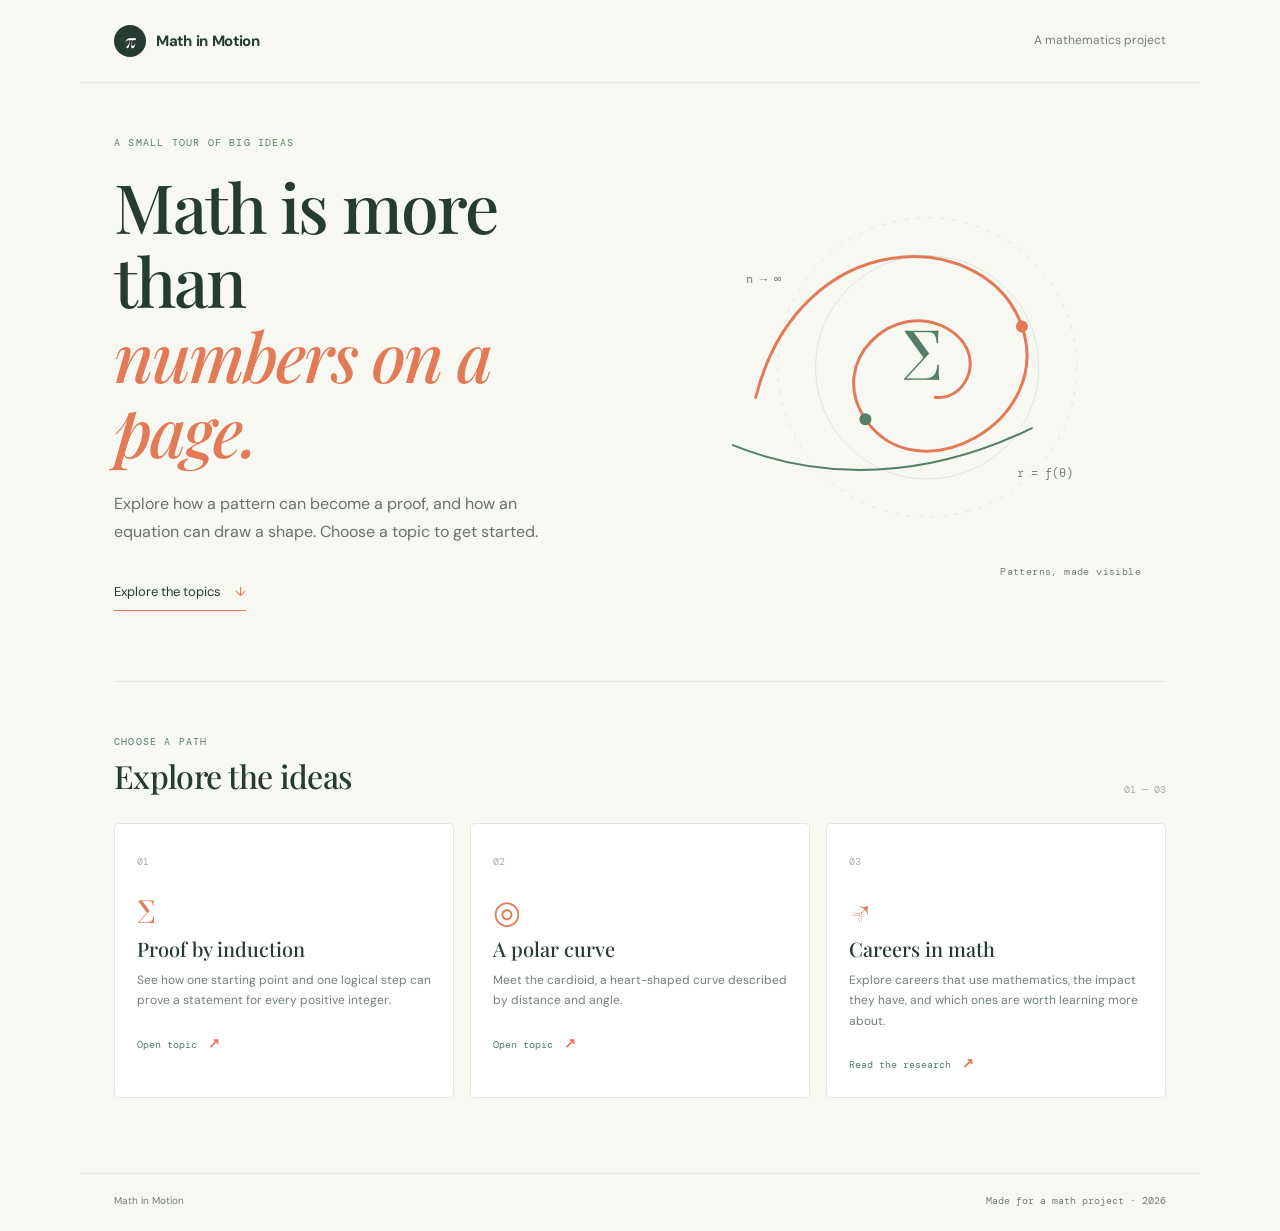
<file: index.html>
<!doctype html>
<html lang="en">
<head>
  <meta charset="utf-8">
  <meta name="viewport" content="width=device-width, initial-scale=1">
  <meta name="description" content="A small tour of mathematical ideas: induction, polar curves, and more to come.">
  <title>Math in Motion | A Mathematics Project</title>
  <link rel="stylesheet" href="style.css">
</head>
<body>
  <header class="site-header"><a class="wordmark" href="index.html"><span class="mark">π</span> Math in Motion</a><span class="header-note">A mathematics project</span></header>
  <main>
    <section class="hero">
      <div class="hero-copy">
        <p class="eyebrow">A small tour of big ideas</p>
        <h1>Math is more than<br><em>numbers on a page.</em></h1>
        <p class="intro">Explore how a pattern can become a proof, and how an equation can draw a shape. Choose a topic to get started.</p>
        <a class="text-link" href="#topics">Explore the topics <span aria-hidden="true">↓</span></a>
      </div>
      <div class="hero-art" aria-label="Abstract mathematical curves and a summation symbol">
        <svg viewBox="0 0 500 420" role="img" aria-labelledby="art-title"><title id="art-title">A spiral curve around a summation symbol</title>
          <circle cx="260" cy="205" r="150" fill="none" stroke="#d9e6df" stroke-width="1" stroke-dasharray="4 8"/>
          <circle cx="260" cy="205" r="112" fill="none" stroke="#d9e6df" stroke-width="1"/>
          <path d="M88 235 C132 60 320 62 355 164 C388 260 250 334 198 257 C158 198 228 136 280 166 C322 190 300 239 268 235" fill="none" stroke="#e27a55" stroke-width="3" stroke-linecap="round"/>
          <path d="M65 283 C157 320 260 317 365 266" fill="none" stroke="#557e68" stroke-width="2" stroke-linecap="round"/>
          <circle cx="355" cy="164" r="6" fill="#e27a55"/><circle cx="198" cy="257" r="6" fill="#557e68"/>
          <text x="235" y="218" class="sigma">∑</text><text x="78" y="120" class="tiny-math">n → ∞</text><text x="350" y="315" class="tiny-math">r = f(θ)</text>
        </svg>
        <span class="art-caption">Patterns, made visible</span>
      </div>
    </section>
    <section class="topics" id="topics">
      <div class="section-heading"><div><p class="eyebrow">Choose a path</p><h2>Explore the ideas</h2></div><span class="section-count">01 — 03</span></div>
      <div class="card-grid">
        <a class="topic-card" href="induction.html"><span class="card-number">01</span><span class="card-icon">∑</span><h3>Proof by induction</h3><p>See how one starting point and one logical step can prove a statement for every positive integer.</p><span class="card-arrow">Open topic <b aria-hidden="true">↗</b></span></a>
        <a class="topic-card" href="polar.html"><span class="card-number">02</span><span class="card-icon">◎</span><h3>A polar curve</h3><p>Meet the cardioid, a heart-shaped curve described by distance and angle.</p><span class="card-arrow">Open topic <b aria-hidden="true">↗</b></span></a>
        <a class="topic-card" href="careers.html"><span class="card-number">03</span><span class="card-icon">↗</span><h3>Careers in math</h3><p>Explore careers that use mathematics, the impact they have, and which ones are worth learning more about.</p><span class="card-arrow">Read the research <b aria-hidden="true">↗</b></span></a>
      </div>
    </section>
  </main>
  <footer><span>Math in Motion</span><span>Made for a math project · <span id="year">2026</span></span></footer>
</body>
</html>
</file>
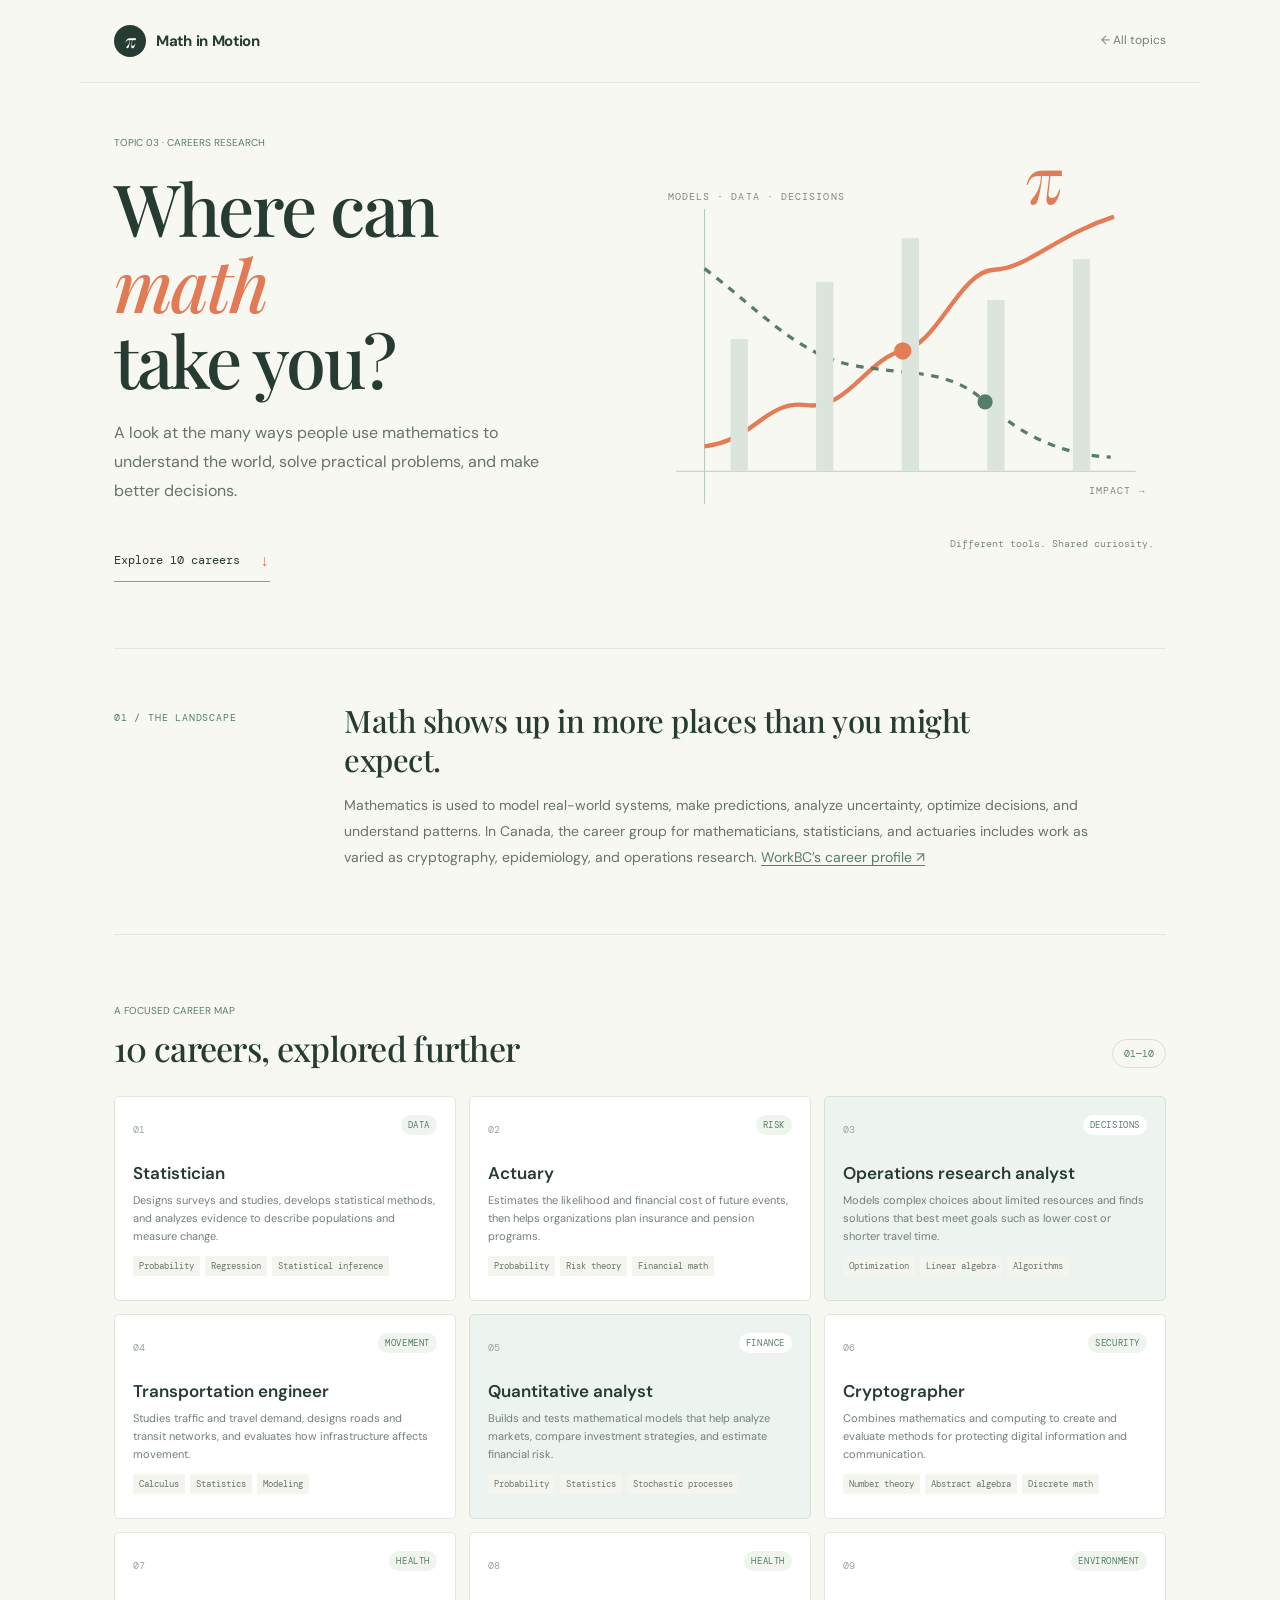
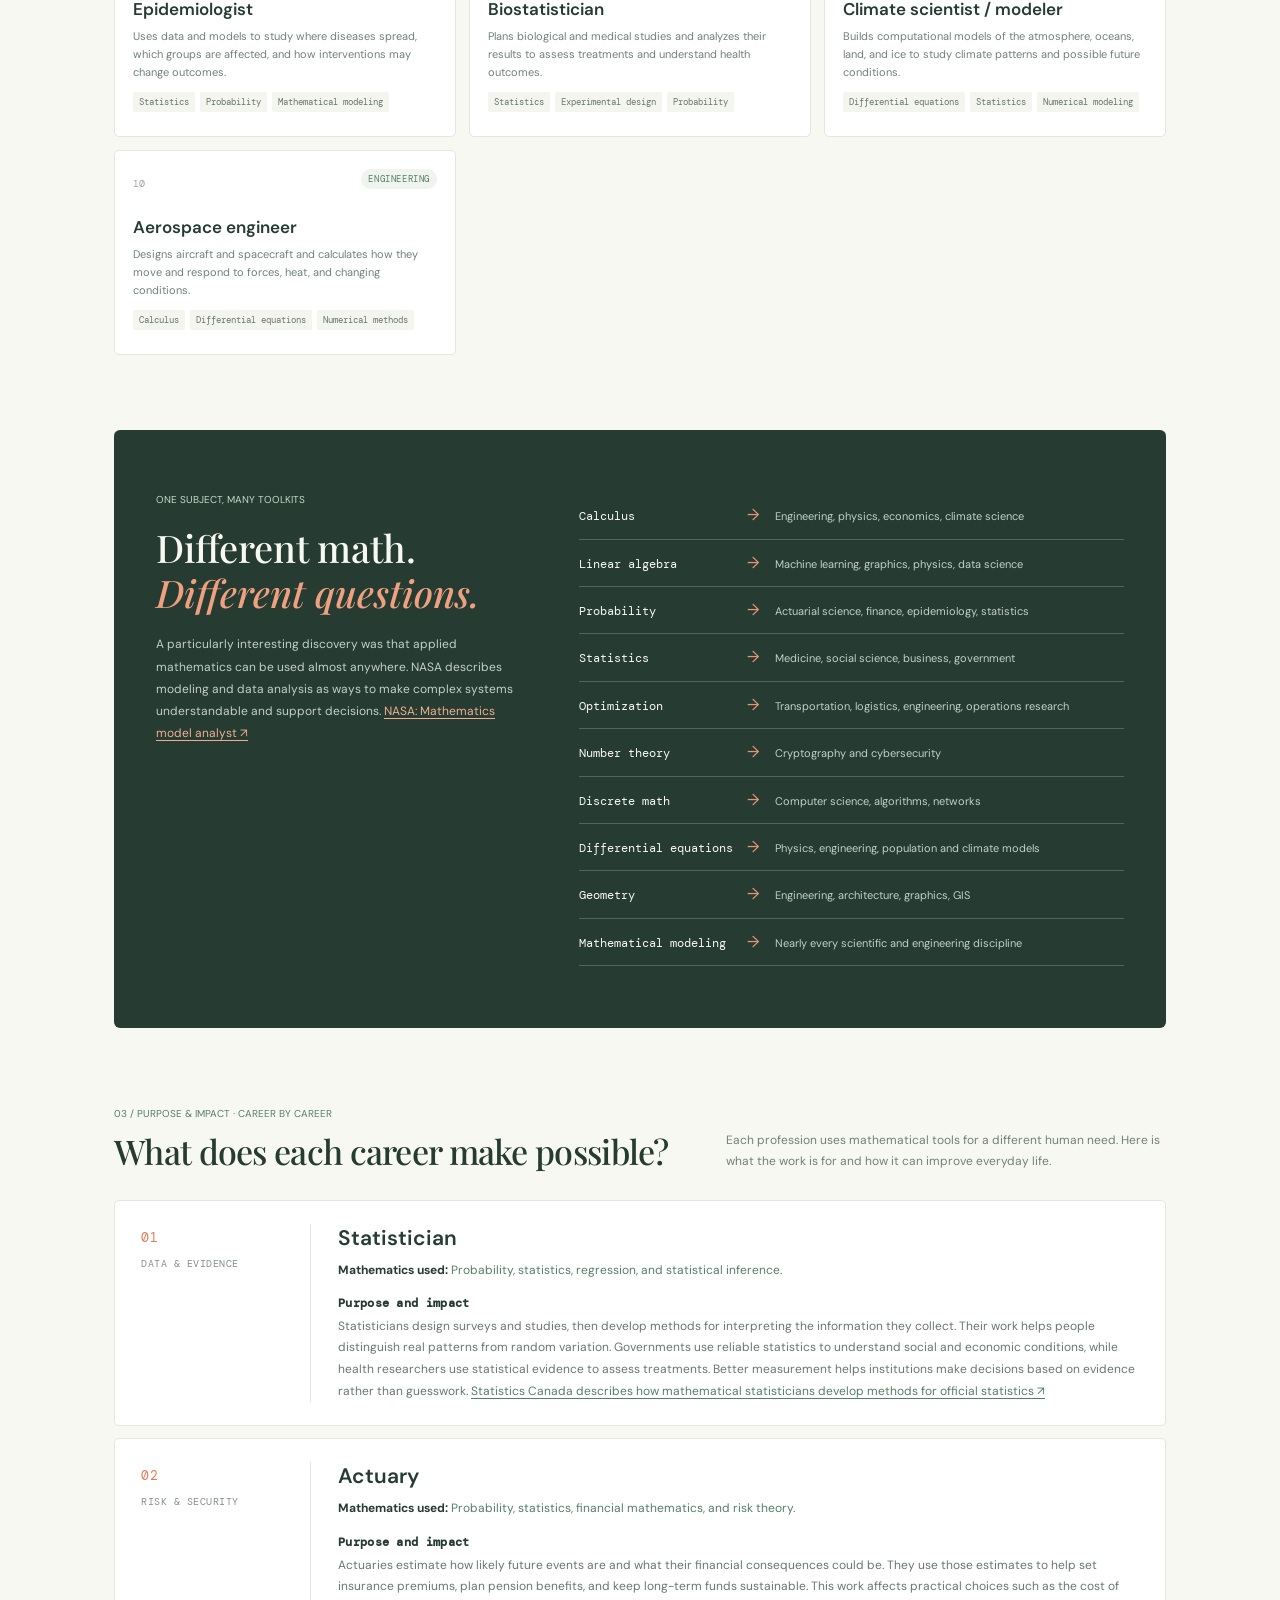
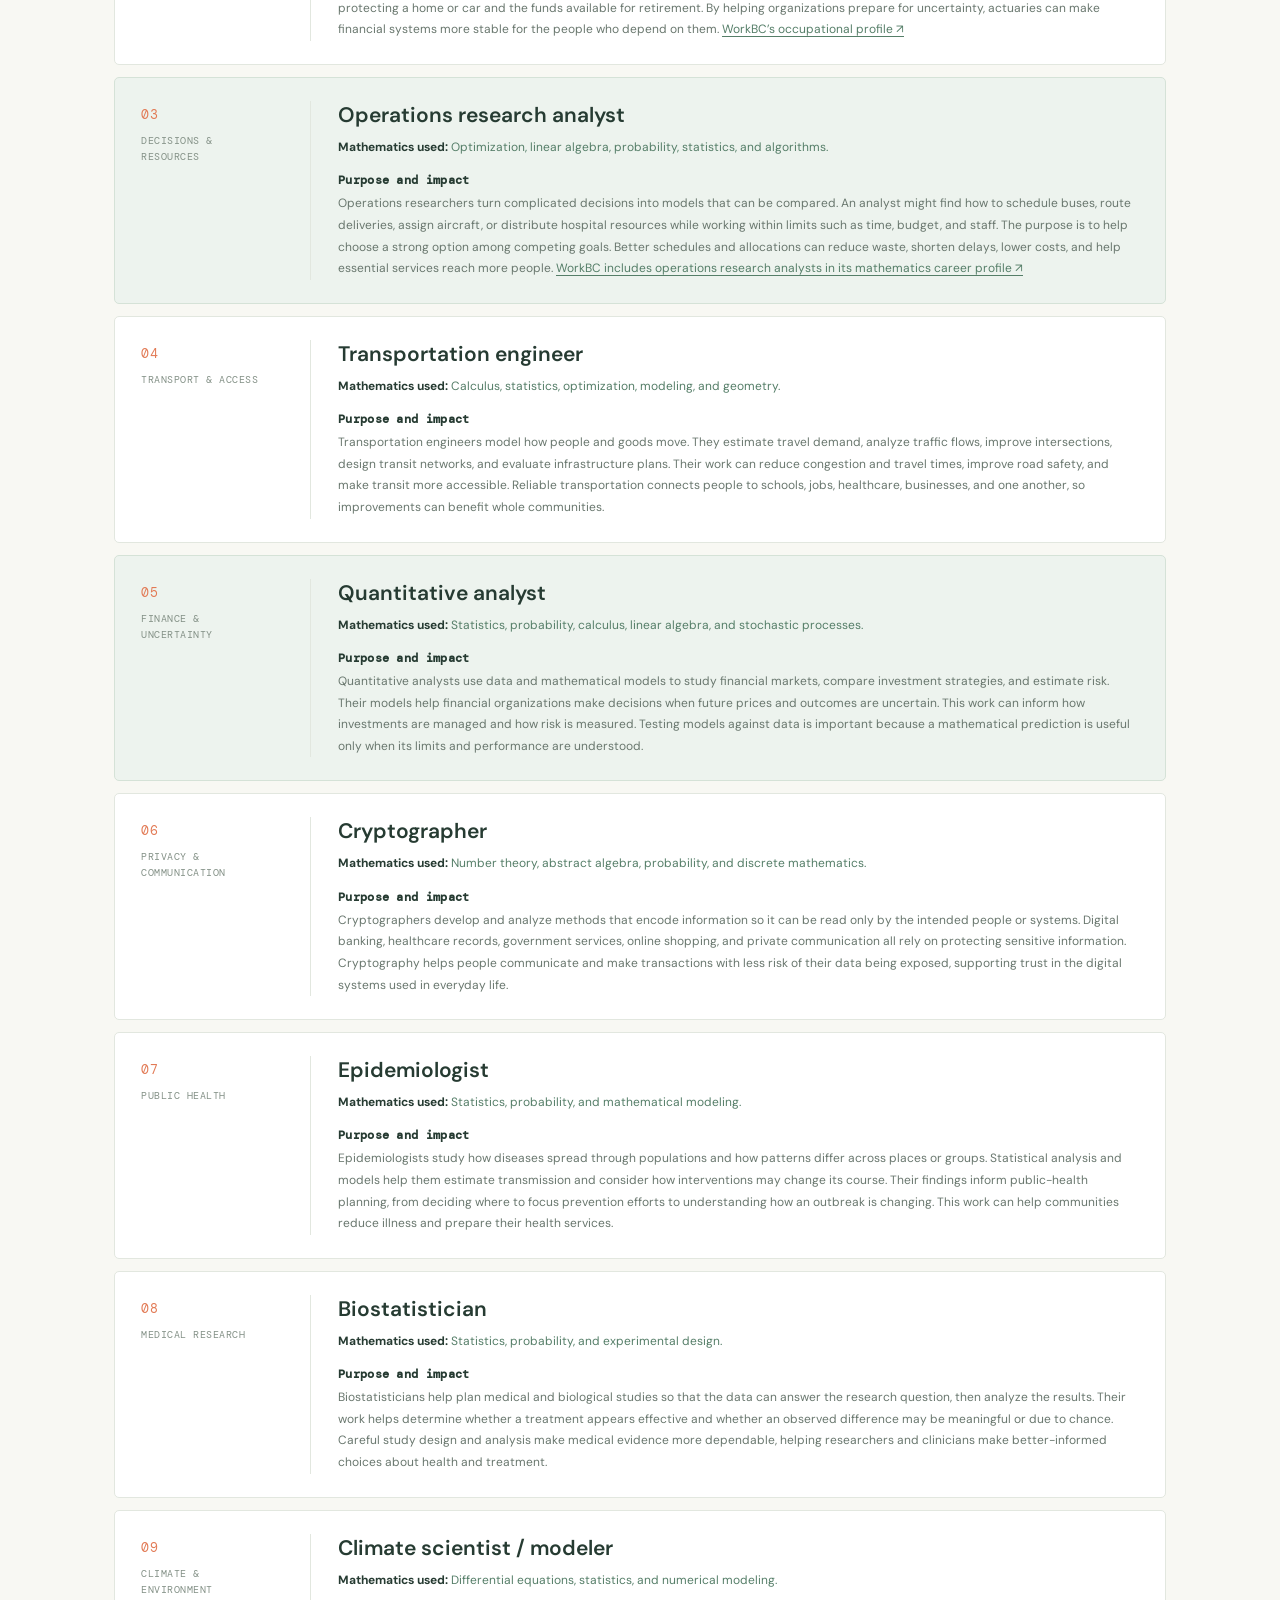
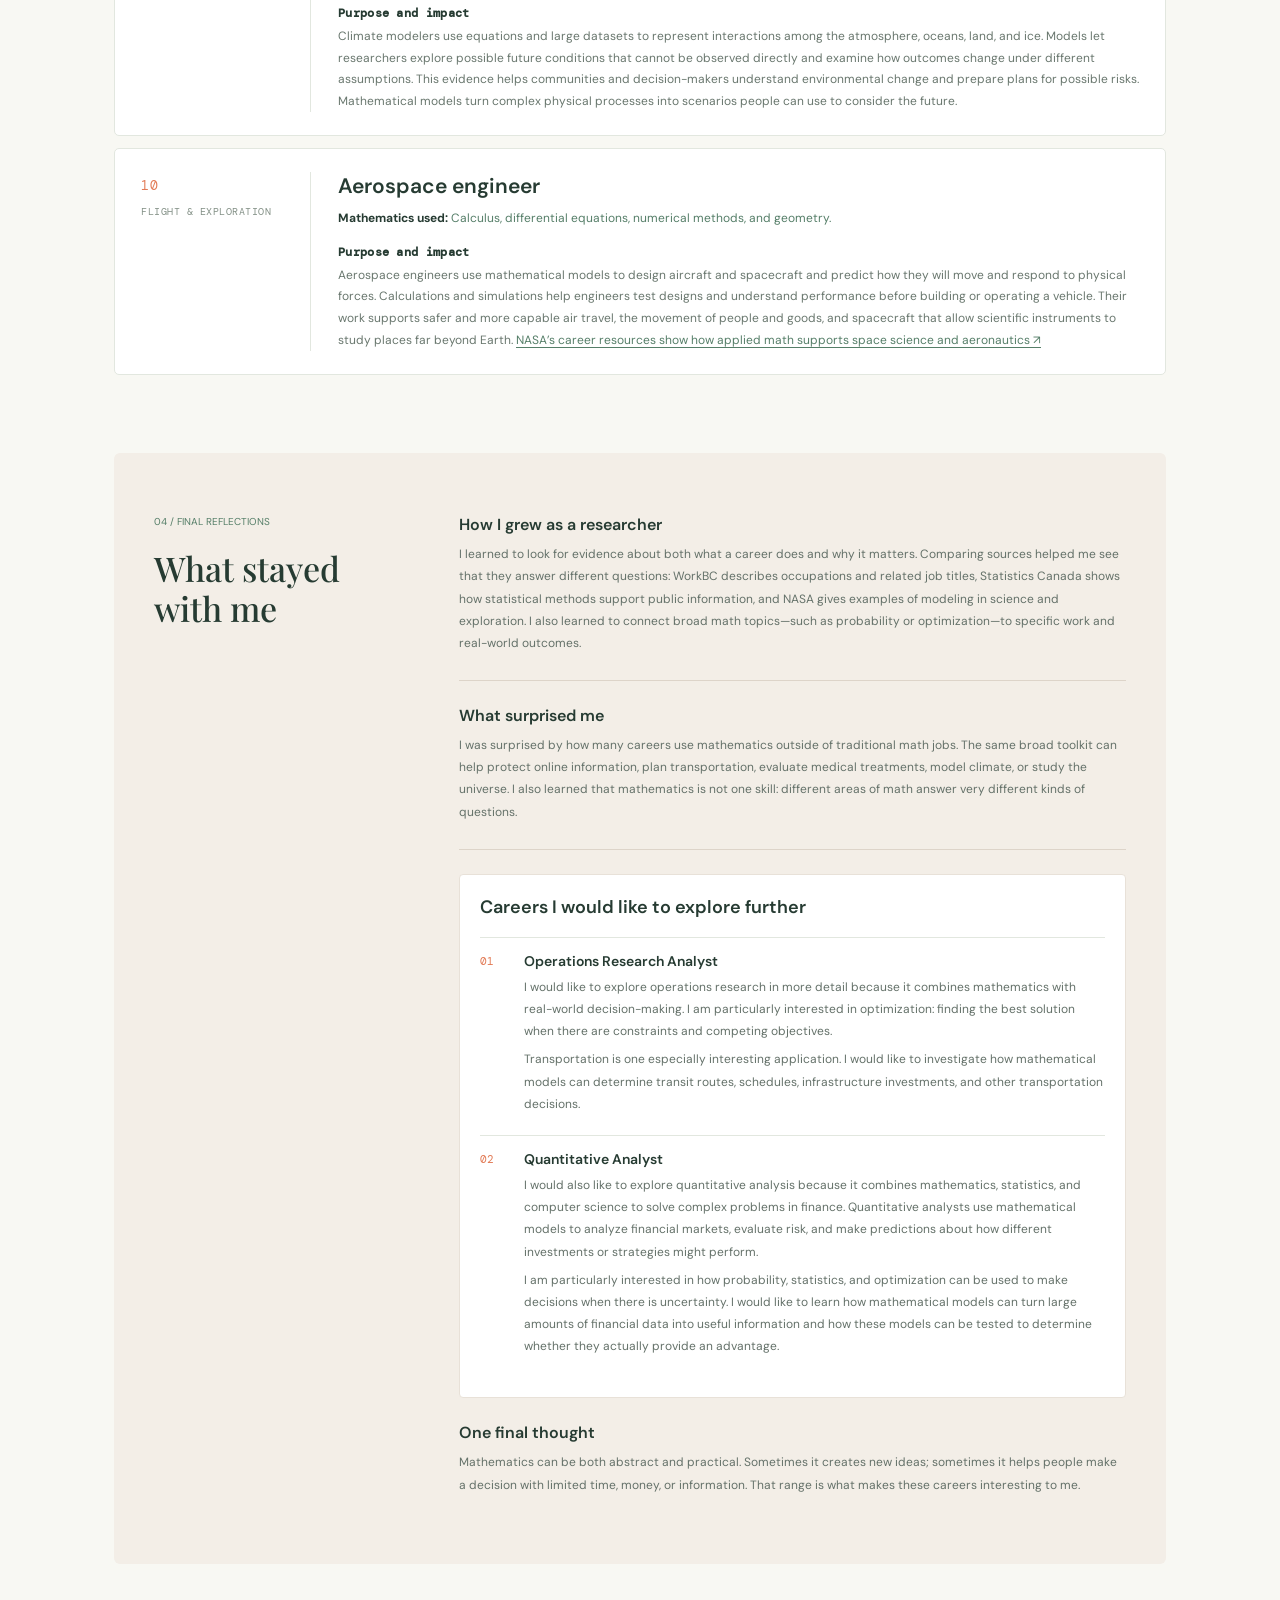
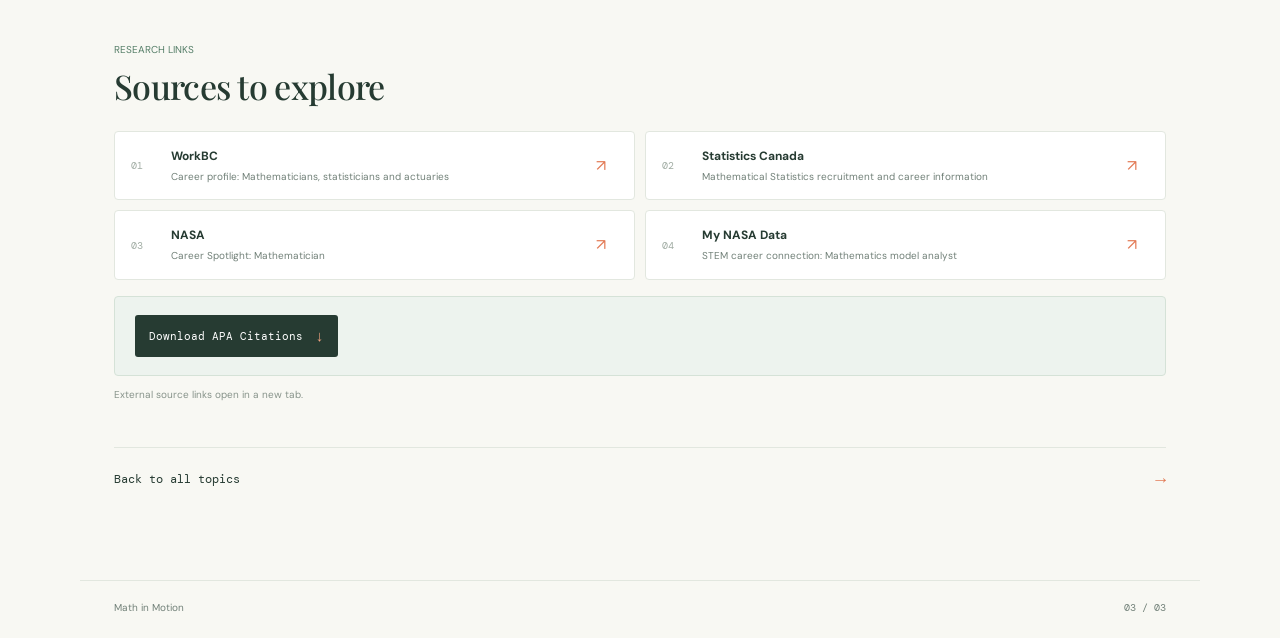
<file: careers.html>
<!doctype html>
<html lang="en">
<head>
  <meta charset="utf-8">
  <meta name="viewport" content="width=device-width, initial-scale=1">
  <meta name="description" content="A research report on careers that use mathematics and the ways they contribute to society.">
  <title>Careers in Mathematics | Math in Motion</title>
  <link rel="stylesheet" href="style.css">
  <link rel="stylesheet" href="careers.css">
</head>
<body>
  <header class="site-header"><a class="wordmark" href="index.html"><span class="mark">π</span> Math in Motion</a><a class="back-link" href="index.html">← All topics</a></header>
  <main class="career-report">
    <section class="career-hero">
      <div class="career-hero-copy">
        <p class="eyebrow">Topic 03 · Careers research</p>
        <h1>Where can <em>math</em><br>take you?</h1>
        <p class="career-intro">A look at the many ways people use mathematics to understand the world, solve practical problems, and make better decisions.</p>
        <a class="career-cta" href="#career-directory">Explore 10 careers <span>↓</span></a>
      </div>
      <div class="career-art" aria-hidden="true">
        <svg viewBox="0 0 480 350"><path d="M28 279H452M54 309V37" fill="none" stroke="#bac9bd"/><path d="M54 256C100 251 110 213 148 218S205 174 237 168s53-74 84-75 58-32 111-49" fill="none" stroke="#e47d56" stroke-width="4"/><path d="M54 92C101 127 139 171 190 181s89 2 123 34 73 49 116 51" fill="none" stroke="#557e68" stroke-width="3" stroke-dasharray="7 7"/><path d="M86 279V157M165 279V104M244 279V64M323 279V121M402 279V83" stroke="#dce5dd" stroke-width="16"/><circle cx="237" cy="168" r="8" fill="#e47d56"/><circle cx="313" cy="215" r="7" fill="#557e68"/><text x="350" y="32" class="career-pi">π</text><text x="20" y="29" class="career-label">MODELS · DATA · DECISIONS</text><text x="409" y="300" class="career-label">IMPACT →</text></svg>
        <span class="art-note">Different tools. Shared curiosity.</span>
      </div>
    </section>

    <section class="report-intro">
      <div class="intro-index">01 / THE LANDSCAPE</div>
      <div><h2>Math shows up in more places than you might expect.</h2><p>Mathematics is used to model real-world systems, make predictions, analyze uncertainty, optimize decisions, and understand patterns. In Canada, the career group for mathematicians, statisticians, and actuaries includes work as varied as cryptography, epidemiology, and operations research. <a href="https://www.workbc.ca/career-profiles/mathematicians-statisticians-and-actuaries" target="_blank" rel="noopener">WorkBC’s career profile ↗</a></p></div>
    </section>

    <section class="career-directory" id="career-directory">
      <div class="section-title"><div><p class="eyebrow">A focused career map</p><h2>10 careers, explored further</h2></div><span class="count-pill">01—10</span></div>
      <div class="career-grid">
        <article class="career-card"><span class="career-num">01</span><span class="career-category">Data</span><h3>Statistician</h3><p>Designs surveys and studies, develops statistical methods, and analyzes evidence to describe populations and measure change.</p><div class="math-tags"><span>Probability</span><span>Regression</span><span>Statistical inference</span></div></article>
        <article class="career-card"><span class="career-num">02</span><span class="career-category">Risk</span><h3>Actuary</h3><p>Estimates the likelihood and financial cost of future events, then helps organizations plan insurance and pension programs.</p><div class="math-tags"><span>Probability</span><span>Risk theory</span><span>Financial math</span></div></article>
        <article class="career-card featured"><span class="career-num">03</span><span class="career-category">Decisions</span><h3>Operations research analyst</h3><p>Models complex choices about limited resources and finds solutions that best meet goals such as lower cost or shorter travel time.</p><div class="math-tags"><span>Optimization</span><span>Linear algebra</span><span>Algorithms</span></div></article>
        <article class="career-card"><span class="career-num">04</span><span class="career-category">Movement</span><h3>Transportation engineer</h3><p>Studies traffic and travel demand, designs roads and transit networks, and evaluates how infrastructure affects movement.</p><div class="math-tags"><span>Calculus</span><span>Statistics</span><span>Modeling</span></div></article>
        <article class="career-card featured"><span class="career-num">05</span><span class="career-category">Finance</span><h3>Quantitative analyst</h3><p>Builds and tests mathematical models that help analyze markets, compare investment strategies, and estimate financial risk.</p><div class="math-tags"><span>Probability</span><span>Statistics</span><span>Stochastic processes</span></div></article>
        <article class="career-card"><span class="career-num">06</span><span class="career-category">Security</span><h3>Cryptographer</h3><p>Combines mathematics and computing to create and evaluate methods for protecting digital information and communication.</p><div class="math-tags"><span>Number theory</span><span>Abstract algebra</span><span>Discrete math</span></div></article>
        <article class="career-card"><span class="career-num">07</span><span class="career-category">Health</span><h3>Epidemiologist</h3><p>Uses data and models to study where diseases spread, which groups are affected, and how interventions may change outcomes.</p><div class="math-tags"><span>Statistics</span><span>Probability</span><span>Mathematical modeling</span></div></article>
        <article class="career-card"><span class="career-num">08</span><span class="career-category">Health</span><h3>Biostatistician</h3><p>Plans biological and medical studies and analyzes their results to assess treatments and understand health outcomes.</p><div class="math-tags"><span>Statistics</span><span>Experimental design</span><span>Probability</span></div></article>
        <article class="career-card"><span class="career-num">09</span><span class="career-category">Environment</span><h3>Climate scientist / modeler</h3><p>Builds computational models of the atmosphere, oceans, land, and ice to study climate patterns and possible future conditions.</p><div class="math-tags"><span>Differential equations</span><span>Statistics</span><span>Numerical modeling</span></div></article>
        <article class="career-card"><span class="career-num">10</span><span class="career-category">Engineering</span><h3>Aerospace engineer</h3><p>Designs aircraft and spacecraft and calculates how they move and respond to forces, heat, and changing conditions.</p><div class="math-tags"><span>Calculus</span><span>Differential equations</span><span>Numerical methods</span></div></article>
      </div>
    </section>

    <section class="math-map">
      <div class="map-heading"><p class="eyebrow">One subject, many toolkits</p><h2>Different math.<br><em>Different questions.</em></h2><p>A particularly interesting discovery was that applied mathematics can be used almost anywhere. NASA describes modeling and data analysis as ways to make complex systems understandable and support decisions. <a href="https://mynasadata.larc.nasa.gov/stem-career-connections/mathematics-model-analyst" target="_blank" rel="noopener">NASA: Mathematics model analyst ↗</a></p></div>
      <div class="math-map-list">
        <div><span>Calculus</span><b>→</b><p>Engineering, physics, economics, climate science</p></div>
        <div><span>Linear algebra</span><b>→</b><p>Machine learning, graphics, physics, data science</p></div>
        <div><span>Probability</span><b>→</b><p>Actuarial science, finance, epidemiology, statistics</p></div>
        <div><span>Statistics</span><b>→</b><p>Medicine, social science, business, government</p></div>
        <div><span>Optimization</span><b>→</b><p>Transportation, logistics, engineering, operations research</p></div>
        <div><span>Number theory</span><b>→</b><p>Cryptography and cybersecurity</p></div>
        <div><span>Discrete math</span><b>→</b><p>Computer science, algorithms, networks</p></div>
        <div><span>Differential equations</span><b>→</b><p>Physics, engineering, population and climate models</p></div>
        <div><span>Geometry</span><b>→</b><p>Engineering, architecture, graphics, GIS</p></div>
        <div><span>Mathematical modeling</span><b>→</b><p>Nearly every scientific and engineering discipline</p></div>
      </div>
    </section>

    <section class="impact-section">
      <div class="section-title"><div><p class="eyebrow">03 / PURPOSE & IMPACT · CAREER BY CAREER</p><h2>What does each career make possible?</h2></div><p class="section-summary">Each profession uses mathematical tools for a different human need. Here is what the work is for and how it can improve everyday life.</p></div>
      <div class="impact-profile-list">
        <article class="impact-profile"><div class="impact-profile-top"><span>01</span><span>DATA & EVIDENCE</span></div><div class="impact-profile-copy"><h3>Statistician</h3><p class="impact-math"><strong>Mathematics used:</strong> Probability, statistics, regression, and statistical inference.</p><h4>Purpose and impact</h4><p>Statisticians design surveys and studies, then develop methods for interpreting the information they collect. Their work helps people distinguish real patterns from random variation. Governments use reliable statistics to understand social and economic conditions, while health researchers use statistical evidence to assess treatments. Better measurement helps institutions make decisions based on evidence rather than guesswork. <a href="https://www.statcan.gc.ca/en/employment/recruit/ma/ma" target="_blank" rel="noopener">Statistics Canada describes how mathematical statisticians develop methods for official statistics ↗</a></p></div></article>
        <article class="impact-profile"><div class="impact-profile-top"><span>02</span><span>RISK & SECURITY</span></div><div class="impact-profile-copy"><h3>Actuary</h3><p class="impact-math"><strong>Mathematics used:</strong> Probability, statistics, financial mathematics, and risk theory.</p><h4>Purpose and impact</h4><p>Actuaries estimate how likely future events are and what their financial consequences could be. They use those estimates to help set insurance premiums, plan pension benefits, and keep long-term funds sustainable. This work affects practical choices such as the cost of protecting a home or car and the funds available for retirement. By helping organizations prepare for uncertainty, actuaries can make financial systems more stable for the people who depend on them. <a href="https://www.workbc.ca/career-profiles/mathematicians-statisticians-and-actuaries" target="_blank" rel="noopener">WorkBC’s occupational profile ↗</a></p></div></article>
        <article class="impact-profile featured"><div class="impact-profile-top"><span>03</span><span>DECISIONS & RESOURCES</span></div><div class="impact-profile-copy"><h3>Operations research analyst</h3><p class="impact-math"><strong>Mathematics used:</strong> Optimization, linear algebra, probability, statistics, and algorithms.</p><h4>Purpose and impact</h4><p>Operations researchers turn complicated decisions into models that can be compared. An analyst might find how to schedule buses, route deliveries, assign aircraft, or distribute hospital resources while working within limits such as time, budget, and staff. The purpose is to help choose a strong option among competing goals. Better schedules and allocations can reduce waste, shorten delays, lower costs, and help essential services reach more people. <a href="https://www.workbc.ca/career-profiles/mathematicians-statisticians-and-actuaries" target="_blank" rel="noopener">WorkBC includes operations research analysts in its mathematics career profile ↗</a></p></div></article>
        <article class="impact-profile"><div class="impact-profile-top"><span>04</span><span>TRANSPORT & ACCESS</span></div><div class="impact-profile-copy"><h3>Transportation engineer</h3><p class="impact-math"><strong>Mathematics used:</strong> Calculus, statistics, optimization, modeling, and geometry.</p><h4>Purpose and impact</h4><p>Transportation engineers model how people and goods move. They estimate travel demand, analyze traffic flows, improve intersections, design transit networks, and evaluate infrastructure plans. Their work can reduce congestion and travel times, improve road safety, and make transit more accessible. Reliable transportation connects people to schools, jobs, healthcare, businesses, and one another, so improvements can benefit whole communities.</p></div></article>
        <article class="impact-profile featured"><div class="impact-profile-top"><span>05</span><span>FINANCE & UNCERTAINTY</span></div><div class="impact-profile-copy"><h3>Quantitative analyst</h3><p class="impact-math"><strong>Mathematics used:</strong> Statistics, probability, calculus, linear algebra, and stochastic processes.</p><h4>Purpose and impact</h4><p>Quantitative analysts use data and mathematical models to study financial markets, compare investment strategies, and estimate risk. Their models help financial organizations make decisions when future prices and outcomes are uncertain. This work can inform how investments are managed and how risk is measured. Testing models against data is important because a mathematical prediction is useful only when its limits and performance are understood.</p></div></article>
        <article class="impact-profile"><div class="impact-profile-top"><span>06</span><span>PRIVACY & COMMUNICATION</span></div><div class="impact-profile-copy"><h3>Cryptographer</h3><p class="impact-math"><strong>Mathematics used:</strong> Number theory, abstract algebra, probability, and discrete mathematics.</p><h4>Purpose and impact</h4><p>Cryptographers develop and analyze methods that encode information so it can be read only by the intended people or systems. Digital banking, healthcare records, government services, online shopping, and private communication all rely on protecting sensitive information. Cryptography helps people communicate and make transactions with less risk of their data being exposed, supporting trust in the digital systems used in everyday life.</p></div></article>
        <article class="impact-profile"><div class="impact-profile-top"><span>07</span><span>PUBLIC HEALTH</span></div><div class="impact-profile-copy"><h3>Epidemiologist</h3><p class="impact-math"><strong>Mathematics used:</strong> Statistics, probability, and mathematical modeling.</p><h4>Purpose and impact</h4><p>Epidemiologists study how diseases spread through populations and how patterns differ across places or groups. Statistical analysis and models help them estimate transmission and consider how interventions may change its course. Their findings inform public-health planning, from deciding where to focus prevention efforts to understanding how an outbreak is changing. This work can help communities reduce illness and prepare their health services.</p></div></article>
        <article class="impact-profile"><div class="impact-profile-top"><span>08</span><span>MEDICAL RESEARCH</span></div><div class="impact-profile-copy"><h3>Biostatistician</h3><p class="impact-math"><strong>Mathematics used:</strong> Statistics, probability, and experimental design.</p><h4>Purpose and impact</h4><p>Biostatisticians help plan medical and biological studies so that the data can answer the research question, then analyze the results. Their work helps determine whether a treatment appears effective and whether an observed difference may be meaningful or due to chance. Careful study design and analysis make medical evidence more dependable, helping researchers and clinicians make better-informed choices about health and treatment.</p></div></article>
        <article class="impact-profile"><div class="impact-profile-top"><span>09</span><span>CLIMATE & ENVIRONMENT</span></div><div class="impact-profile-copy"><h3>Climate scientist / modeler</h3><p class="impact-math"><strong>Mathematics used:</strong> Differential equations, statistics, and numerical modeling.</p><h4>Purpose and impact</h4><p>Climate modelers use equations and large datasets to represent interactions among the atmosphere, oceans, land, and ice. Models let researchers explore possible future conditions that cannot be observed directly and examine how outcomes change under different assumptions. This evidence helps communities and decision-makers understand environmental change and prepare plans for possible risks. Mathematical models turn complex physical processes into scenarios people can use to consider the future.</p></div></article>
        <article class="impact-profile"><div class="impact-profile-top"><span>10</span><span>FLIGHT & EXPLORATION</span></div><div class="impact-profile-copy"><h3>Aerospace engineer</h3><p class="impact-math"><strong>Mathematics used:</strong> Calculus, differential equations, numerical methods, and geometry.</p><h4>Purpose and impact</h4><p>Aerospace engineers use mathematical models to design aircraft and spacecraft and predict how they will move and respond to physical forces. Calculations and simulations help engineers test designs and understand performance before building or operating a vehicle. Their work supports safer and more capable air travel, the movement of people and goods, and spacecraft that allow scientific instruments to study places far beyond Earth. <a href="https://www.nasa.gov/learning-resources/career-spotlight/" target="_blank" rel="noopener">NASA’s career resources show how applied math supports space science and aeronautics ↗</a></p></div></article>
      </div>
    </section>

    <section class="reflection-section">
      <div class="reflection-title"><p class="eyebrow">04 / FINAL REFLECTIONS</p><h2>What stayed with me</h2></div>
      <div class="reflection-content">
        <article><h3>How I grew as a researcher</h3><p>I learned to look for evidence about both what a career does and why it matters. Comparing sources helped me see that they answer different questions: WorkBC describes occupations and related job titles, Statistics Canada shows how statistical methods support public information, and NASA gives examples of modeling in science and exploration. I also learned to connect broad math topics—such as probability or optimization—to specific work and real-world outcomes.</p></article>
        <article><h3>What surprised me</h3><p>I was surprised by how many careers use mathematics outside of traditional math jobs. The same broad toolkit can help protect online information, plan transportation, evaluate medical treatments, model climate, or study the universe. I also learned that mathematics is not one skill: different areas of math answer very different kinds of questions.</p></article>
        <article class="future-card"><h3>Careers I would like to explore further</h3>
          <div class="future-choice"><span>01</span><div><h4>Operations Research Analyst</h4><p>I would like to explore operations research in more detail because it combines mathematics with real-world decision-making. I am particularly interested in optimization: finding the best solution when there are constraints and competing objectives.</p><p>Transportation is one especially interesting application. I would like to investigate how mathematical models can determine transit routes, schedules, infrastructure investments, and other transportation decisions.</p></div></div>
          <div class="future-choice"><span>02</span><div><h4>Quantitative Analyst</h4><p>I would also like to explore quantitative analysis because it combines mathematics, statistics, and computer science to solve complex problems in finance. Quantitative analysts use mathematical models to analyze financial markets, evaluate risk, and make predictions about how different investments or strategies might perform.</p><p>I am particularly interested in how probability, statistics, and optimization can be used to make decisions when there is uncertainty. I would like to learn how mathematical models can turn large amounts of financial data into useful information and how these models can be tested to determine whether they actually provide an advantage.</p></div></div>
        </article>
        <article><h3>One final thought</h3><p>Mathematics can be both abstract and practical. Sometimes it creates new ideas; sometimes it helps people make a decision with limited time, money, or information. That range is what makes these careers interesting to me.</p></article>
      </div>
    </section>

    <section class="sources-section"><p class="eyebrow">Research links</p><h2>Sources to explore</h2><div class="source-links">
      <a href="https://www.workbc.ca/career-profiles/mathematicians-statisticians-and-actuaries" target="_blank" rel="noopener"><span>01</span><b>WorkBC</b><small>Career profile: Mathematicians, statisticians and actuaries</small><i>↗</i></a>
      <a href="https://www.statcan.gc.ca/en/employment/recruit/ma/ma" target="_blank" rel="noopener"><span>02</span><b>Statistics Canada</b><small>Mathematical Statistics recruitment and career information</small><i>↗</i></a>
      <a href="https://www.nasa.gov/learning-resources/career-spotlight-mathematician-ages-14-18/" target="_blank" rel="noopener"><span>03</span><b>NASA</b><small>Career Spotlight: Mathematician</small><i>↗</i></a>
      <a href="https://mynasadata.larc.nasa.gov/stem-career-connections/mathematics-model-analyst" target="_blank" rel="noopener"><span>04</span><b>My NASA Data</b><small>STEM career connection: Mathematics model analyst</small><i>↗</i></a>
    </div>
      <div class="apa-download"><a href="apa-references.txt" download>Download APA Citations <span>↓</span></a></div>
      <p class="source-note">External source links open in a new tab.</p></section>
    <a class="next-link" href="index.html">Back to all topics <span>→</span></a>
  </main>
  <footer><a href="index.html">Math in Motion</a><span>03 / 03</span></footer>
</body>
</html>
</file>
<file: style.css>
@import url('https://fonts.googleapis.com/css2?family=DM+Mono:wght@400;500&family=DM+Sans:wght@400;500;600;700&family=Playfair+Display:ital,wght@0,500;0,600;1,500;1,600&display=swap');
:root{--ink:#263b32;--muted:#718078;--green:#557e68;--orange:#e27a55;--paper:#f8f8f3;--line:#e2e7df;--serif:'Playfair Display',Georgia,serif;--sans:'DM Sans',Arial,sans-serif;--mono:'DM Mono',monospace}*{box-sizing:border-box}html{scroll-behavior:smooth}body{margin:0;background:var(--paper);color:var(--ink);font-family:var(--sans);line-height:1.65}.site-header,footer{max-width:1120px;margin:auto;padding:25px 34px;display:flex;align-items:center;justify-content:space-between}.site-header{border-bottom:1px solid var(--line)}.wordmark{text-decoration:none;color:var(--ink);font-size:15px;font-weight:700;letter-spacing:-.3px;display:flex;align-items:center;gap:10px}.mark{width:32px;height:32px;border-radius:50%;background:var(--ink);color:#fff;display:grid;place-items:center;font-family:var(--serif);font-size:19px;font-weight:500}.header-note,.back-link,footer{font-size:12px;color:var(--muted)}.back-link,footer a{color:var(--muted);text-decoration:none}.back-link:hover,footer a:hover{color:var(--orange)}main{max-width:1120px;margin:auto;padding:0 34px}.hero{min-height:510px;display:grid;grid-template-columns:1fr 1fr;align-items:center;gap:55px;padding:52px 0 70px}.eyebrow{font-family:var(--mono);font-size:10px;letter-spacing:1.2px;text-transform:uppercase;color:var(--green);margin:0 0 17px}.hero h1,.article h1{font:500 clamp(42px,5.8vw,68px)/1.1 var(--serif);letter-spacing:-2px;margin:0 0 22px}.hero h1 em,.article h1 em{color:var(--orange);font-weight:500}.intro,.article-lede{font-size:16px;color:#65736a;max-width:470px;line-height:1.8}.text-link{display:inline-flex;gap:14px;margin-top:18px;color:var(--ink);font-size:13px;text-decoration:none;border-bottom:1px solid var(--orange);padding:0 0 7px}.text-link span{color:var(--orange)}.hero-art{position:relative;max-width:500px}.hero-art svg{width:100%;display:block}.sigma{font:70px var(--serif);fill:var(--green)}.tiny-math,.axis-label{font:12px var(--mono);fill:#75847a}.art-caption{position:absolute;bottom:4px;right:25px;color:var(--muted);font:10px var(--mono);letter-spacing:.4px}.topics{border-top:1px solid var(--line);padding:52px 0 75px}.section-heading{display:flex;align-items:end;justify-content:space-between;margin-bottom:27px}.section-heading .eyebrow{margin-bottom:7px}.section-heading h2,.article-section h2,.polar-copy h2{font:500 32px/1.2 var(--serif);letter-spacing:-.7px;margin:0}.section-count{font:10px var(--mono);color:#a3aea6}.card-grid{display:grid;grid-template-columns:repeat(3,1fr);gap:16px}.topic-card{position:relative;background:#fff;border:1px solid var(--line);border-radius:5px;min-height:255px;padding:23px 22px 20px;color:var(--ink);text-decoration:none;transition:transform .2s,border-color .2s}.topic-card:hover{transform:translateY(-4px);border-color:#b9c9bd}.card-number{font:10px var(--mono);color:#a4aea7}.card-icon{display:block;color:var(--orange);font:32px var(--serif);margin:15px 0 4px}.topic-card h3{margin:0;font:500 20px var(--serif)}.topic-card p{margin:8px 0 19px;font-size:12px;line-height:1.7;color:var(--muted)}.card-arrow{font:10px var(--mono);color:var(--green)}.card-arrow b{font-size:14px;color:var(--orange);margin-left:5px}.upcoming{background:#f4f5ef}footer{border-top:1px solid var(--line);padding-top:19px;padding-bottom:22px;font-size:10px}footer span:last-child{font-family:var(--mono)}.article{max-width:850px;padding-top:65px;padding-bottom:75px}.article h1{font-size:58px;margin-bottom:18px}.article-lede{max-width:710px;margin-bottom:37px}.domino-strip{display:flex;align-items:center;gap:18px;padding:19px 22px;background:#fff;border:1px solid var(--line);border-radius:4px;margin:35px 0 62px}.domino-strip div{display:grid;grid-template-columns:35px auto;align-items:center;gap:8px}.domino-strip b{height:42px;width:31px;display:grid;place-items:center;background:#f5e6dc;border:1px solid #efd2c2;border-radius:3px;font:16px var(--serif);color:#b95d3e}.domino-strip span{font-size:11px;color:var(--muted)}.domino-strip i{font-style:normal;color:#b5c2b9}.article-section{margin:45px 0}.article-section>p:not(.eyebrow){color:#65736a}.article-section h2{margin-bottom:17px}.equation{font:21px var(--serif);color:var(--ink);padding:20px 24px;background:#fff;border-left:3px solid var(--orange);margin:16px 0;display:flex;align-items:center;gap:9px;width:max-content;max-width:100%}.fraction{display:inline-flex;vertical-align:middle;flex-direction:column;text-align:center;font:17px/1.25 var(--serif)}.fraction span:first-child{padding:0 6px 3px;border-bottom:1px solid currentColor}.fraction span:last-child{padding-top:2px}.math{font-family:var(--serif);font-style:italic;color:var(--ink)}.proof-step{border-top:1px solid var(--line);padding:27px 0;display:grid;grid-template-columns:110px 1fr;gap:22px}.step-label{font:10px var(--mono);text-transform:uppercase;letter-spacing:.7px;color:var(--green);padding-top:7px}.proof-step h3,.result-box h3{font:500 20px var(--serif);margin:0 0 9px}.proof-step p,.result-box p{font-size:13px;color:#65736a;margin:8px 0;line-height:1.8}.equation.compact{font-size:18px;margin:15px 0;padding:15px 19px}.result-box{display:flex;gap:16px;align-items:flex-start;background:#edf2ed;padding:22px;border-radius:4px;margin:22px 0 45px}.result-mark{width:27px;height:27px;flex:none;border-radius:50%;display:grid;place-items:center;background:var(--green);color:white;font-size:14px}.result-box h3{margin-bottom:4px}.result-box p{margin:0}.next-link{display:flex;justify-content:space-between;align-items:center;border-top:1px solid var(--line);padding:19px 0;color:var(--ink);text-decoration:none;font:13px var(--mono)}.next-link span{color:var(--orange);font-size:18px}.polar-feature{display:grid;grid-template-columns:1fr 1fr;align-items:center;gap:35px;margin:35px 0 64px}.polar-copy h2{margin-bottom:14px}.polar-copy>p:not(.eyebrow){font-size:13px;color:#65736a;line-height:1.85}.polar-copy .equation{font-size:24px;margin:21px 0}.polar-copy .small-note{font-size:11px!important;color:var(--muted)!important}.plot-card{background:white;border:1px solid var(--line);padding:12px;border-radius:4px}.plot-card svg{width:100%;display:block}.plot-caption{border-top:1px solid var(--line);padding:11px 4px 2px;display:flex;justify-content:space-between;font:9px var(--mono);color:var(--muted)}.plot-caption i{display:inline-block;background:var(--orange);width:13px;height:2px;vertical-align:middle;margin-right:5px}.observation-grid{display:grid;grid-template-columns:repeat(3,1fr);gap:20px;margin-top:26px}.observation-grid>div{border-top:1px solid var(--line);padding-top:14px}.observation-number{font:10px var(--mono);color:var(--orange)}.observation-grid h3{font:500 17px var(--serif);margin:7px 0}.observation-grid p{font-size:12px;color:var(--muted);line-height:1.8;margin:0}.placeholder-page{min-height:70vh;display:flex;flex-direction:column;align-items:flex-start;justify-content:center}.placeholder-page .eyebrow{margin-bottom:18px}.placeholder-page h1{font-size:58px}.placeholder-symbol{position:absolute;margin-left:610px;margin-top:-50px;border:1px solid #e8d8cd;color:#e6b29d;border-radius:50%;width:145px;height:145px;display:grid;place-items:center;font:70px var(--serif)}.placeholder-page .article-lede{max-width:510px;margin-bottom:55px}
@media(max-width:700px){.site-header,footer{padding-left:21px;padding-right:21px}main{padding:0 21px}.hero{grid-template-columns:1fr;gap:8px;padding:58px 0 43px;min-height:unset}.hero h1{font-size:52px}.hero-art{width:85%;margin:auto}.topics{padding:38px 0 50px}.card-grid{grid-template-columns:1fr;gap:11px}.topic-card{min-height:unset;padding:19px}.card-icon{margin:9px 0 2px}.topic-card p{max-width:430px;margin-bottom:10px}.article{padding-top:49px;padding-bottom:53px}.article h1{font-size:46px}.domino-strip{gap:8px;padding:14px 10px;justify-content:space-between}.domino-strip div{grid-template-columns:28px auto;gap:5px}.domino-strip b{width:26px;height:37px}.domino-strip span{font-size:9px}.proof-step{grid-template-columns:1fr;gap:4px;padding:21px 0}.equation{font-size:17px;padding:15px;overflow-x:auto}.equation.compact{font-size:15px}.polar-feature{grid-template-columns:1fr;gap:20px}.polar-copy{order:0}.plot-card{max-width:420px;margin:auto}.observation-grid{grid-template-columns:1fr;gap:16px}.placeholder-symbol{position:static;align-self:flex-end;width:78px;height:78px;font-size:38px;margin:0 10px -12px 0}.placeholder-page h1{font-size:46px}.header-note{display:none}}

.topic-card:visited{color:var(--ink)}
</file>
<file: careers.css>
.career-report{max-width:1120px;padding-top:0;padding-bottom:70px}
.career-report h1,.career-report h2,.career-report h3,.career-report h4,.career-report p{font-family:var(--sans);font-style:normal;letter-spacing:normal}
.career-report h1,.career-report h2,.career-report h3,.career-report h4{color:var(--ink);font-weight:600}
.career-hero{display:grid;grid-template-columns:.92fr 1.08fr;gap:48px;align-items:center;min-height:480px;padding:52px 0 66px;border-bottom:1px solid var(--line)}
.career-hero .eyebrow{margin-bottom:17px}
.career-hero h1{font:500 clamp(48px,6vw,72px)/1.06 var(--serif);letter-spacing:-2.5px;margin:0 0 22px}
.career-hero h1 em,.map-heading h2 em{font-family:var(--serif);font-weight:500;color:var(--orange)}
.career-intro{max-width:425px;font-size:16px;line-height:1.8;color:#65736a}
.career-cta{display:inline-flex;gap:20px;align-items:center;margin-top:18px;padding:10px 0;border-bottom:1px solid var(--orange);font:12px var(--mono);color:var(--ink);text-decoration:none}
.career-cta span{font-size:16px;color:var(--orange)}
.career-art{position:relative;max-width:520px;width:100%;justify-self:end}
.career-art svg{display:block;width:100%}.career-pi{font:60px var(--serif);fill:var(--orange)}.career-label{font:9px var(--mono);letter-spacing:1px;fill:#7b897f}.art-note{position:absolute;right:12px;bottom:-2px;color:#7b897f;font:10px var(--mono)}
.report-intro{display:grid;grid-template-columns:190px 1fr;gap:40px;padding:52px 0 63px;border-bottom:1px solid var(--line)}
.intro-index{font:10px var(--mono);letter-spacing:.8px;color:var(--green);padding-top:10px}
.report-intro h2{max-width:700px;font:500 31px/1.25 var(--serif);margin:0 0 15px;letter-spacing:-.5px}
.report-intro p,.map-heading p:not(.eyebrow){max-width:750px;font-size:14px;line-height:1.85;color:#65736a;margin:0}
.career-report a:not(.career-cta):not(.next-link){color:var(--green);text-decoration-thickness:1px;text-underline-offset:3px}
.career-report a:not(.career-cta):not(.next-link):hover{color:var(--orange)}
.career-directory{padding:68px 0 75px}
.section-title{display:flex;align-items:end;justify-content:space-between;gap:30px;margin-bottom:28px}
.section-title .eyebrow{margin-bottom:8px}.section-title h2,.impact-section h2,.sources-section h2{font:500 34px/1.2 var(--serif);letter-spacing:-.7px;margin:0}
.count-pill{font:10px var(--mono);color:var(--green);border:1px solid #d4e0d6;border-radius:30px;padding:7px 11px;white-space:nowrap}
.career-grid{display:grid;grid-template-columns:repeat(3,minmax(0,1fr));gap:13px}
.career-card{position:relative;min-height:205px;background:#fff;border:1px solid var(--line);border-radius:5px;padding:18px 18px 17px;transition:transform .18s,border-color .18s}
.career-card:hover{transform:translateY(-3px);border-color:#b9c9bd}
.career-num{font:10px var(--mono);color:#98a69c}.career-category{float:right;font:9px var(--mono);text-transform:uppercase;letter-spacing:.6px;color:var(--green);background:#eff4ef;border-radius:20px;padding:4px 7px}
.career-card h3{font:600 17px/1.3 var(--sans);margin:20px 0 7px}.career-card p{min-height:51px;font-size:11px;line-height:1.65;color:var(--muted);margin:0 0 11px}
.math-tags{display:flex;gap:5px;flex-wrap:wrap}.math-tags span{font:9px var(--mono);color:#68776c;background:#f4f5ef;padding:4px 6px;border-radius:2px}
.career-card.featured{background:#edf3ee;border-color:#d5e2d7}.career-card.featured .career-category{background:#fff}
.math-map{display:grid;grid-template-columns:.8fr 1.2fr;gap:60px;padding:62px 42px;background:#263b32;color:#f8f8f3;border-radius:6px;margin:0 0 78px}
.math-map .eyebrow{color:#c6d9ca}.math-map h2{font:500 38px/1.18 var(--serif);color:#f8f8f3;margin:0 0 18px}.math-map h2 em{color:#efa17f}
.map-heading p:not(.eyebrow){color:#c4d0c7;font-size:12px}.math-map .map-heading a{color:#f0ae91!important}
.math-map-list>div{display:grid;grid-template-columns:158px 18px 1fr;align-items:baseline;gap:10px;padding:10px 0;border-bottom:1px solid #53665b}
.math-map-list span{font:12px var(--mono);color:#f8f8f3}.math-map-list b{font-weight:400;color:#e99573}.math-map-list p{margin:0;font-size:11px;line-height:1.5;color:#c4d0c7}
.impact-section{padding-bottom:78px}.impact-section .section-title{align-items:end}.section-summary{max-width:440px;margin:0;font-size:12px;line-height:1.75;color:var(--muted)}
.impact-grid{display:grid;grid-template-columns:repeat(2,minmax(0,1fr));gap:14px}
.impact-card{background:#fff;border:1px solid var(--line);border-radius:5px;padding:24px 24px 22px;min-height:220px}.impact-card.impact-wide{background:#f1f4ee}
.impact-symbol{color:var(--orange);font:30px var(--serif)}.impact-card h3{font:600 18px var(--sans);margin:10px 0}.impact-card p{font-size:12px;line-height:1.8;color:#69776e;margin:0}
.impact-profile-list{display:grid;gap:12px}
.impact-profile{display:grid;grid-template-columns:170px 1fr;gap:27px;background:#fff;border:1px solid var(--line);border-radius:5px;padding:23px 26px}
.impact-profile.featured{background:#edf3ee;border-color:#d5e2d7}
.impact-profile-top{display:flex;flex-direction:column;align-items:flex-start;gap:10px;padding-top:5px;border-right:1px solid var(--line);font:10px var(--mono);color:#849187;letter-spacing:.5px}
.impact-profile-top span:first-child{font-size:13px;color:var(--orange)}
.impact-profile-top span:last-child{max-width:130px;line-height:1.6}
.impact-profile-copy h3{font:600 21px var(--sans);margin:0 0 8px}
.impact-profile-copy .impact-math{font-size:12px;line-height:1.7;color:var(--green);margin:0 0 15px}
.impact-profile-copy .impact-math strong{color:var(--ink)}
.impact-profile-copy h4{font:600 12px var(--mono);letter-spacing:.3px;margin:0 0 5px;color:var(--ink)}
.impact-profile-copy>p:not(.impact-math){font-size:12px;line-height:1.8;color:#69776e;margin:0}
.reflection-section{display:grid;grid-template-columns:255px 1fr;gap:50px;padding:61px 40px;background:#f3eee7;border-radius:6px;margin-bottom:78px}
.reflection-title h2{font:500 34px/1.2 var(--serif);margin:0}.reflection-content{display:grid;gap:24px}.reflection-content article{padding-bottom:19px;border-bottom:1px solid #ddd4c9}.reflection-content article:last-child{padding:0;border:0}
.reflection-content h3{font:600 16px var(--sans);margin:0 0 8px}.reflection-content p{font-size:12px;line-height:1.85;color:#647169;margin:7px 0}
.future-card{padding:20px!important;background:#fff;border:1px solid #e8e1d8!important;border-radius:4px}.future-card h3{font-size:18px;margin-bottom:18px}
.future-choice{display:grid;grid-template-columns:32px 1fr;gap:12px;padding:14px 0;border-top:1px solid var(--line)}.future-choice>span{font:11px var(--mono);color:var(--orange);padding-top:2px}.future-choice h4{font:600 14px var(--sans);margin:0 0 6px}.future-choice p{margin:6px 0}
.sources-section{padding:0 0 46px}.sources-section .eyebrow{margin-bottom:8px}.sources-section h2{margin-bottom:24px}.source-links{display:grid;grid-template-columns:repeat(2,minmax(0,1fr));gap:10px}
.source-links a{display:grid;grid-template-columns:30px 1fr 22px;grid-template-rows:auto auto;gap:3px 10px;align-items:center;background:#fff;border:1px solid var(--line);border-radius:4px;padding:15px 16px;text-decoration:none!important}
.source-links a:hover{border-color:#b9c9bd}.source-links a>span{grid-row:1/3;font:10px var(--mono);color:#a0aca3}.source-links b{font-size:12px;color:var(--ink)}.source-links small{font-size:10px;line-height:1.45;color:var(--muted)}.source-links i{grid-column:3;grid-row:1/3;font-style:normal;color:var(--orange)}
.source-note{font:10px var(--mono);color:#87938a;margin:12px 0 0}.career-report>.next-link{font:12px var(--mono)}
.apa-download{display:flex;align-items:center;justify-content:space-between;gap:20px;margin-top:16px;padding:18px 20px;background:#edf3ee;border:1px solid #d5e2d7;border-radius:4px}
.apa-download b{font-size:13px;color:var(--ink)}.apa-download p{font-size:11px;color:var(--muted);margin:4px 0 0}
.apa-download a{display:inline-flex;align-items:center;gap:12px;white-space:nowrap;border-radius:3px;padding:11px 14px;background:var(--ink);font:11px var(--mono);color:#fff!important;text-decoration:none!important}
.apa-download a:hover{background:var(--green);color:#fff!important}.apa-download a span{font-size:15px;color:#efa17f}
@media(max-width:800px){.career-hero{grid-template-columns:1fr;gap:17px;padding:48px 0}.career-art{max-width:500px;justify-self:center}.report-intro{grid-template-columns:1fr;gap:10px;padding:38px 0}.intro-index{padding:0}.career-grid{grid-template-columns:repeat(2,minmax(0,1fr))}.math-map{grid-template-columns:1fr;gap:30px;padding:35px 27px}.reflection-section{grid-template-columns:1fr;gap:23px;padding:36px 27px}.impact-section .section-title{align-items:start;flex-direction:column;gap:14px}}
@media(max-width:520px){.career-report{padding-top:0}.career-hero h1{font-size:50px}.career-hero{padding:42px 0}.section-title h2,.impact-section h2,.sources-section h2{font-size:29px}.career-grid{grid-template-columns:1fr}.career-card{min-height:unset}.career-card p{min-height:unset}.math-map-list>div{grid-template-columns:120px 14px 1fr;gap:7px}.math-map-list p{font-size:10px}.impact-grid,.source-links{grid-template-columns:1fr}.impact-card{min-height:unset}.impact-profile{grid-template-columns:1fr;gap:14px;padding:18px}.impact-profile-top{flex-direction:row;align-items:center;justify-content:space-between;border-right:0;border-bottom:1px solid var(--line);padding:0 0 10px}.impact-profile-top span:last-child{max-width:none;text-align:right}.reflection-section{padding:29px 20px}.source-links a{padding:13px}.apa-download{align-items:flex-start;flex-direction:column}.apa-download a{white-space:normal}.career-art svg{width:110%}.art-note{right:0}.report-intro h2{font-size:26px}}
</file>
